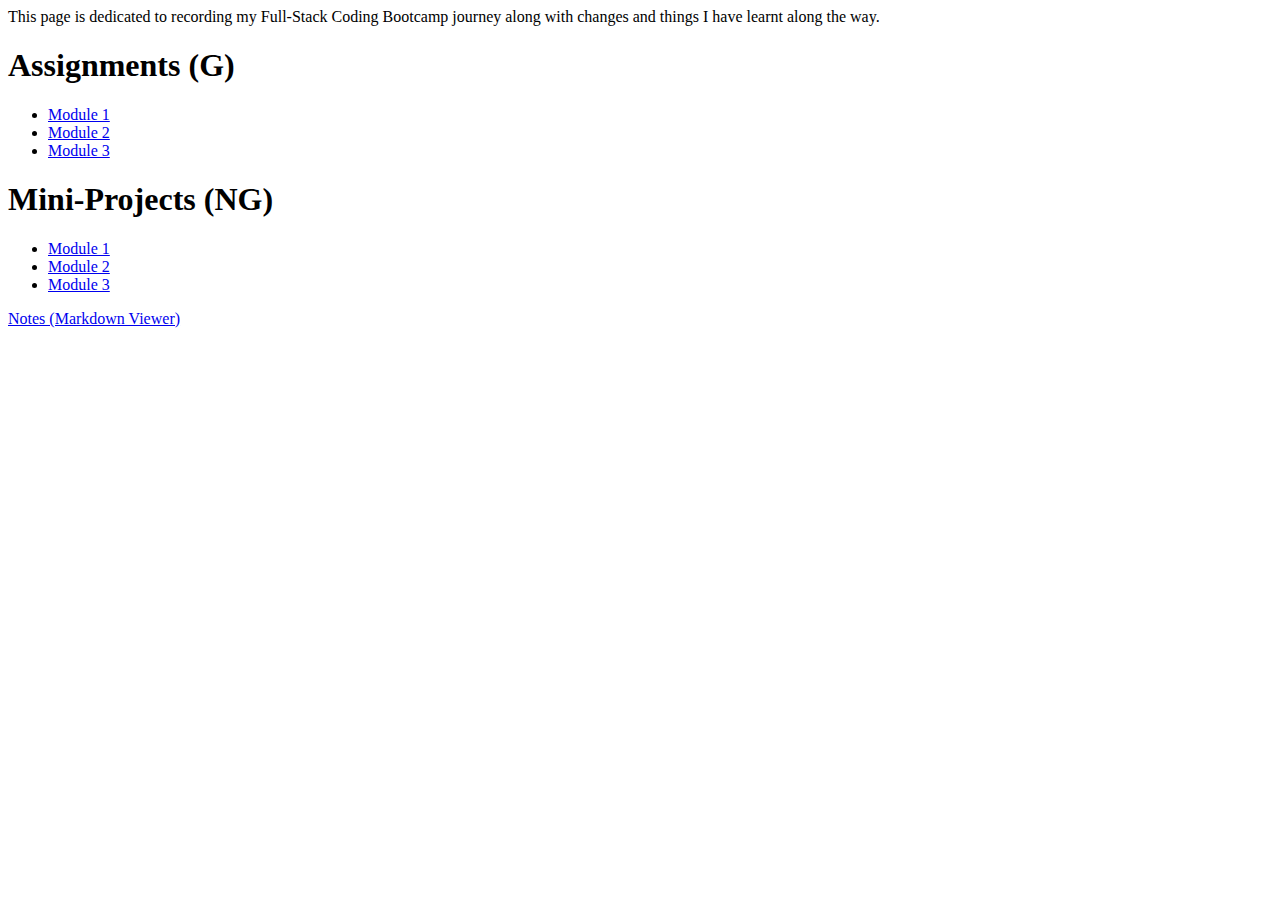
<file: index.html>
<!DOCTYPE html>
<html lang="en">
<head>
    <meta charset="UTF-8">
    <meta name="viewport" content="width=device-width, initial-scale=1.0">
    <title>Assignments, Mini-Projects & Miscellaneous</title>
</head>
<body>
    <section id="content_1">
    This page is dedicated to recording my Full-Stack Coding Bootcamp journey along with changes and things I have learnt along the way.
    </section>
    <section id="Graded Assignments">
        <h1>Assignments (G)</h1>
        <ul>
            <li><a href="./Assignments/Module_1/index.html">Module 1</></a></li>
            <li><a href="./Assignments/Module_2/index.html">Module 2</></a></li>
            <li><a href="./Assignments/Module_3/index.html">Module 3</></a></li>
        </ul>
    </section>
    <section id="Mini-Projects">
        <h1>Mini-Projects (NG)</h1>
        <ul>
            <li><a href="./Mini-Projects/Module_1/index.html">Module 1</></a></li>
            <li><a href="./Mini-Projects/Module_2/index.html">Module 2</></a></li>
            <li><a href="./Mini-Projects/Module_3/index.html">Module 3</></a></li>
            </ul>
    </section>
    <section id="Notes">
            <li><a href="notes.html">Notes (Markdown Viewer)</></a></li>
            </ul>
    </section>
</body>
</html>
</file>
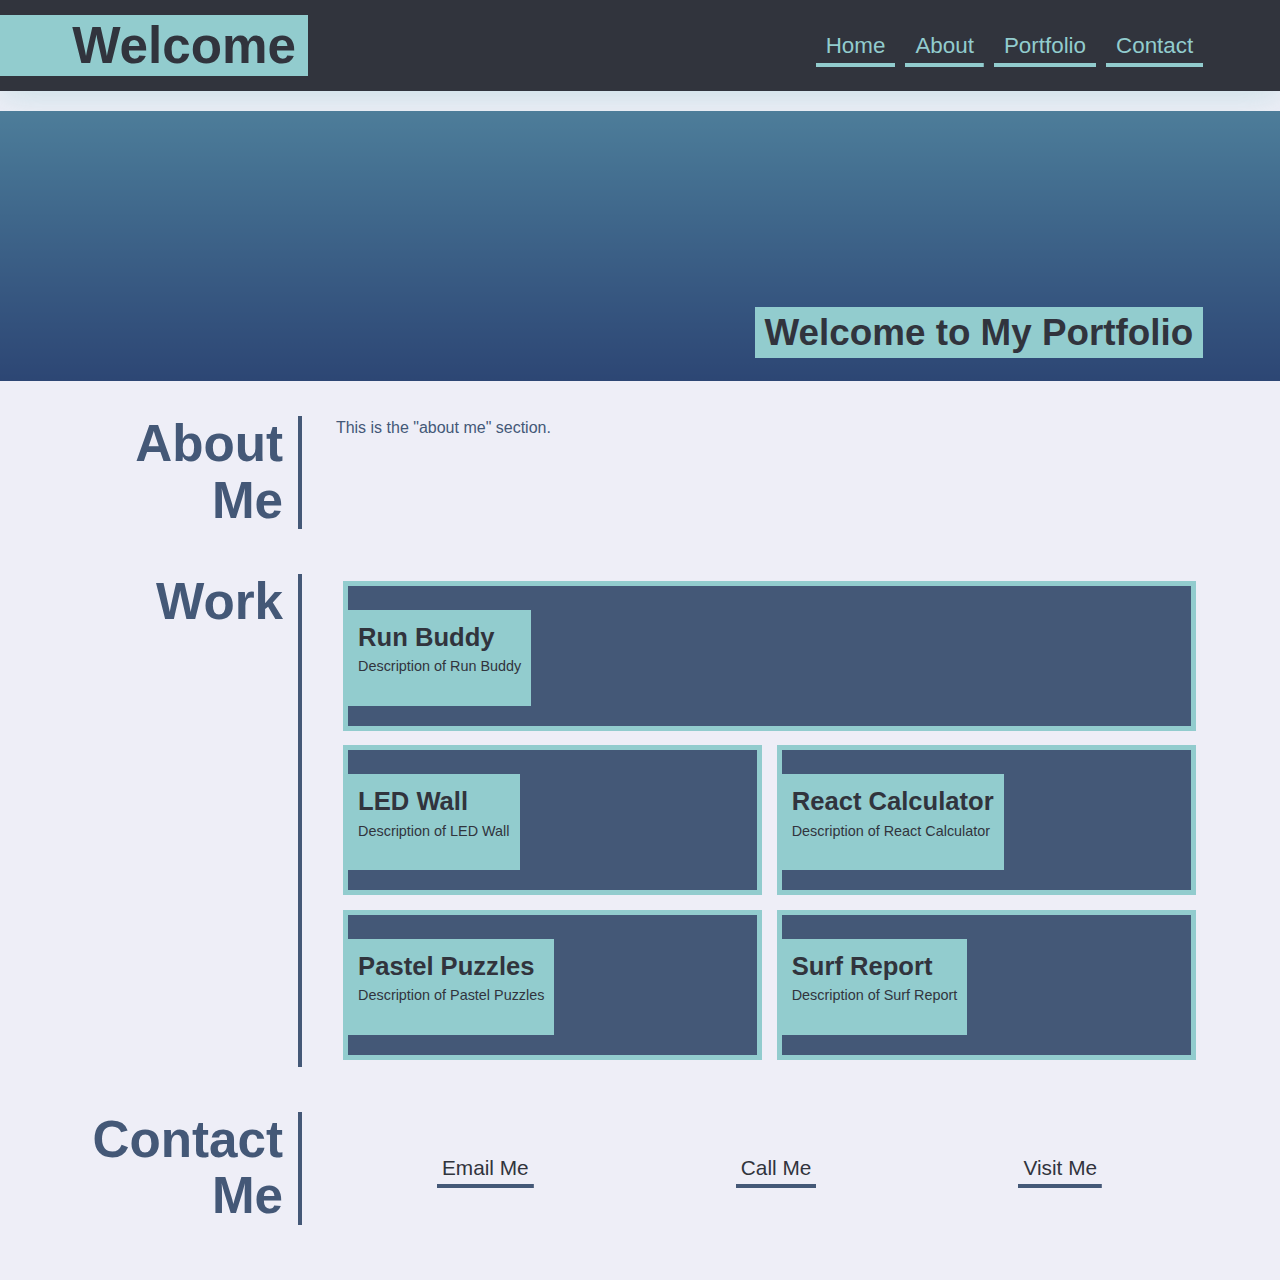
<file: Assignments/Module_2/index.html>
<!DOCTYPE html>
<html lang="en">
<head>
    <meta charset="UTF-8">
    <meta name="viewport" content="width=device-width, initial-scale=1.0">
    <title>Welcome</title>
    <link rel="stylesheet" href="./assets/css/style.css">
</head>
<body>
    <header>
        <!-- Site Title -->
        <h1>Welcome</h1>
        <!-- Navigation Menu -->
        <nav>
            <a href="#home">Home</a>
            <a href="#about">About</a>
            <a href="#portfolio">Portfolio</a>
            <a href="#contact">Contact</a>
        </nav>
    </header>

    <main>
        <!--
        Each section is divided up so it's easier to work with.
        Text within section is engulfed with a div element
        to specify the section's children.
        -->

        <!-- Hero Banner Section -->
        <section id="home" class="hero-banner">
            <div>
                <h2>Welcome to My Portfolio</h2>
            </div>
        </section>

        <div class="page-wrapper">
            <!-- About Section -->
            <section id="about" class="page-section">
                <h2>About Me</h2>
                <div>
                    <p>This is the "about me" section.</p>
                </div>
            </section>

            <!-- Portfolio Section -->
            <section id="portfolio" class="page-section">
                <h2>Work</h2>
                <div class="flex-container">
                    <!-- Each box identifying each project is separated via the flex-item -->
                    
                    <!-- Project: Run Buddy -->
                    <a href="#" class="flex-item run-buddy">
                        <div>
                            <h3>Run Buddy</h3>
                            <p>Description of Run Buddy</p>
                        </div>
                    </a>
                    
                    <!-- Project: LED Wall -->
                    <a href="#" class="flex-item led-wall">
                        <div>
                            <h3>LED Wall</h3>
                            <p>Description of LED Wall</p>
                        </div>
                    </a>

                    <!-- Project: React Calculator -->
                    <a href="#" class="flex-item react-calc">
                        <div>
                            <h3>React Calculator</h3>
                            <p>Description of React Calculator</p>
                        </div>
                    </a>

                    <!-- Project: Pastel Puzzles -->
                    <a href="#" class="flex-item pastel-puzzles">
                        <div>
                            <h3>Pastel Puzzles</h3>
                            <p>Description of Pastel Puzzles</p>
                        </div>
                    </a>

                    <!-- Project: Surf Report -->
                    <a href="#" class="flex-item surf-report">
                        <div>
                            <h3>Surf Report</h3>
                            <p>Description of Surf Report</p>
                        </div>
                    </a>
                </div>
            </section>

            <!-- Contact Section -->
            <section id="contact" class="page-section">
                <h2>Contact Me</h2>
                <div class="contact">
                    <address>
                        <!-- Email Link -->
                        <a href="mailto:someone@example.com">Email Me</a>
                        <!-- Phone Link -->
                        <a href="tel:+123456789">Call Me</a>
                        <!-- Visit Link -->
                        <a href="#">Visit Me</a>
                    </address>
                </div>
            </section>
        </div>
    </main>
</body>
</html>
</file>
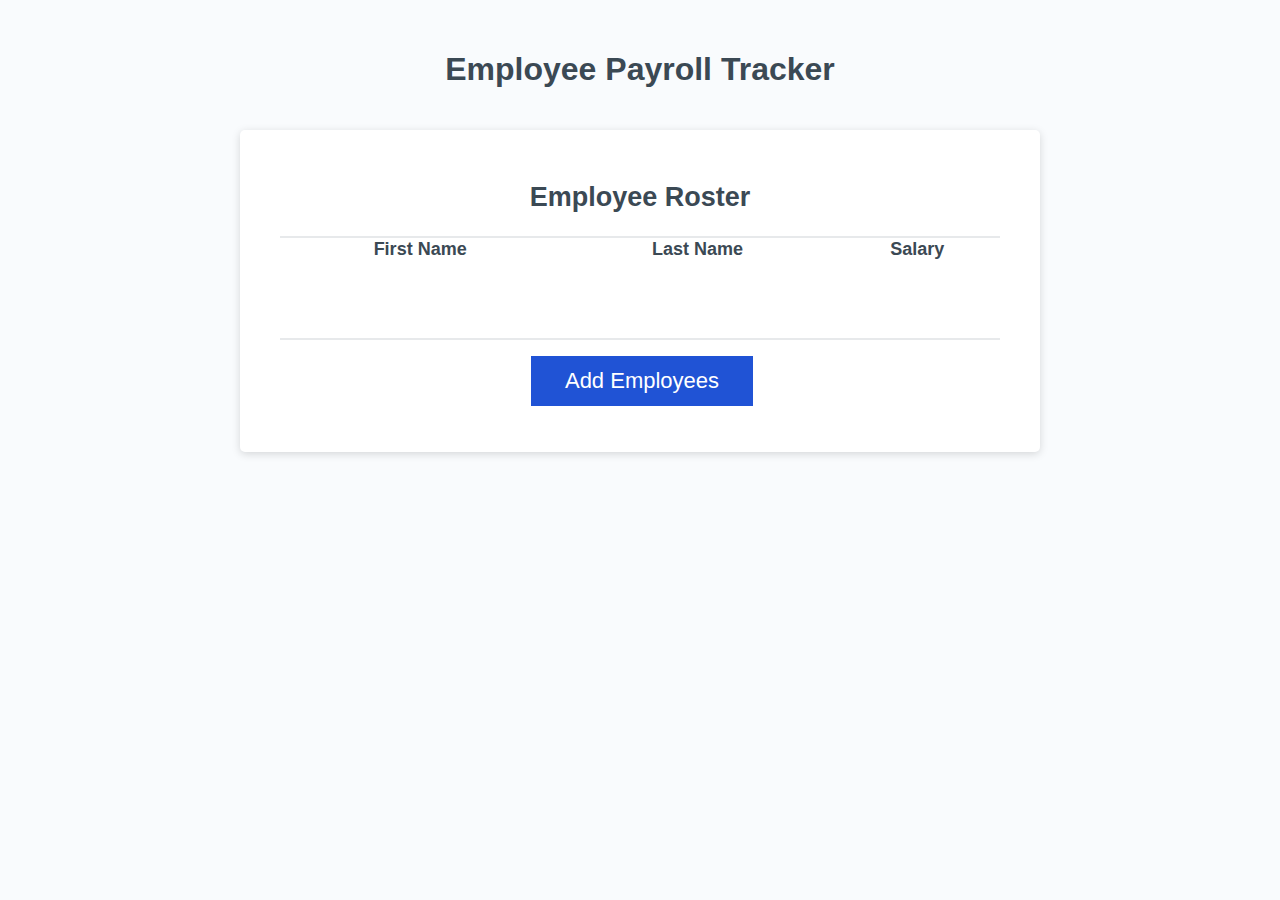
<file: Assignments/Module_3/index.html>
<!DOCTYPE html>
<html lang="en">

<head>
  <meta charset="UTF-8" />
  <meta name="viewport" content="width=device-width, initial-scale=1.0" />
  <meta http-equiv="X-UA-Compatible" content="ie=edge" />
  <title>Employee Payroll Tracker</title>
  <link rel="stylesheet" href="style.css" />
</head>

<body>
  <div class="wrapper">
    <header>
      <h1>Employee Payroll Tracker</h1>
    </header>
    <div class="card">
      <div class="card-header">
       <h2>Employee Roster</h2>
      </div>
      <div class="card-body">
       <table>
        <thead>
          <tr>
            <th>First Name</th>
            <th>Last Name</th>
            <th>Salary</th>
          </tr>
        </thead>
        <tbody id="employee-table">
        </tbody>
       </table>
      </div>
      <div class="card-footer">
        <button id="add-employees-btn" class="btn">Add Employees</button>
      </div>
    </div>
  </div>
  <script src="script.js"></script>
</body>

</html>
</file>
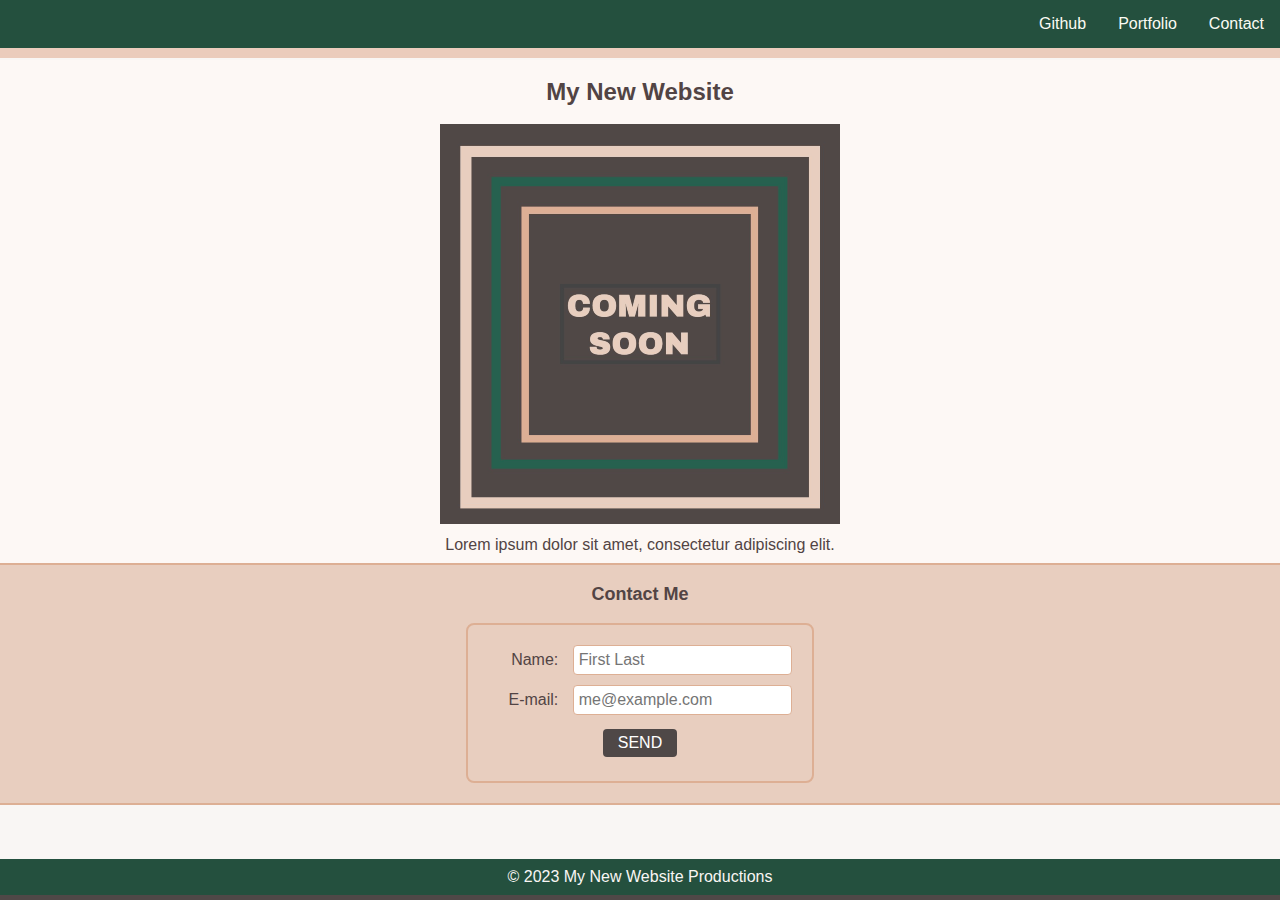
<file: Mini-Projects/Module_1/index.html>
<!DOCTYPE html>
<html lang="en">
<head>
    <meta charset="UTF-8">
    <meta name="viewport" content="width=device-width, initial-scale=1.0">
    <title>Document</title>
    <link rel="stylesheet" type="text/css" href="./assets/css/reset.css">    
    <link rel="stylesheet" type="text/css" href="./assets/css/style.css">
</head>
<body>
    <header>
        <nav>
            <ul>
                <li><a href="#">Github</a></li>
                <li><a href="#">Portfolio</a></li>
                <li><a href="#section_2">Contact</a></li>
            </ul>
        </nav>    
    </header>
    <main>
        <section id="section_1">
            <h1>My New Website</h1>
            <img src="./assets/image-1.png" alt="Coming Soon">
            <article class="content_1">Lorem ipsum dolor sit amet, consectetur adipiscing elit.</article>
        </section>
        <section id="section_2">
            <h2>Contact Me</h2>
            <form>
                <p>
                    <label for="username">Name:</label>
                    <input id="username" type="text" placeholder="First Last" />
                </p>
                <p>
                    <label for="email">E-mail:</label>
                    <input id="email" type="email" placeholder="me@example.com" />
                </p>
                <p>
                    <button type="submit" class="send">SEND</button>
                </p>
            </form>
        </section>
    </main>
    <footer id="footer">
        © 2023 My New Website Productions
    </footer>
</body>
</html>
</file>
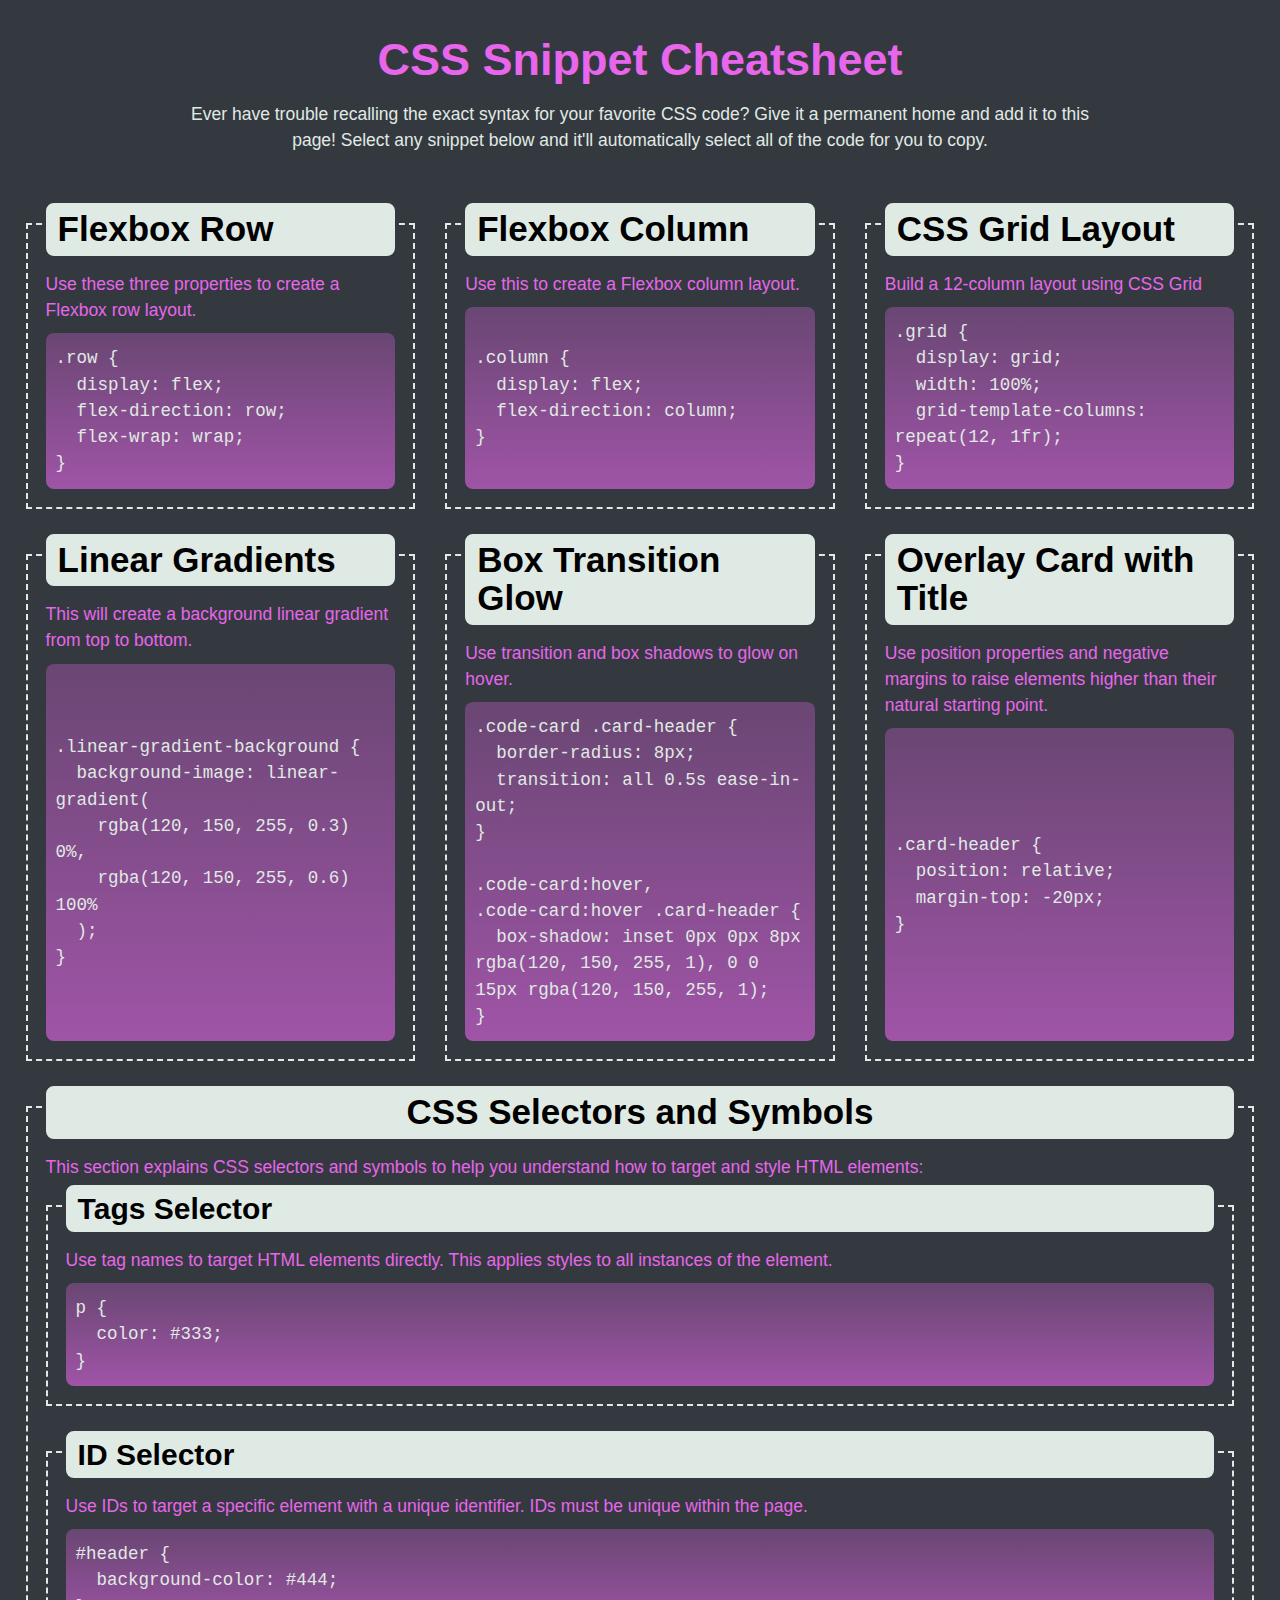
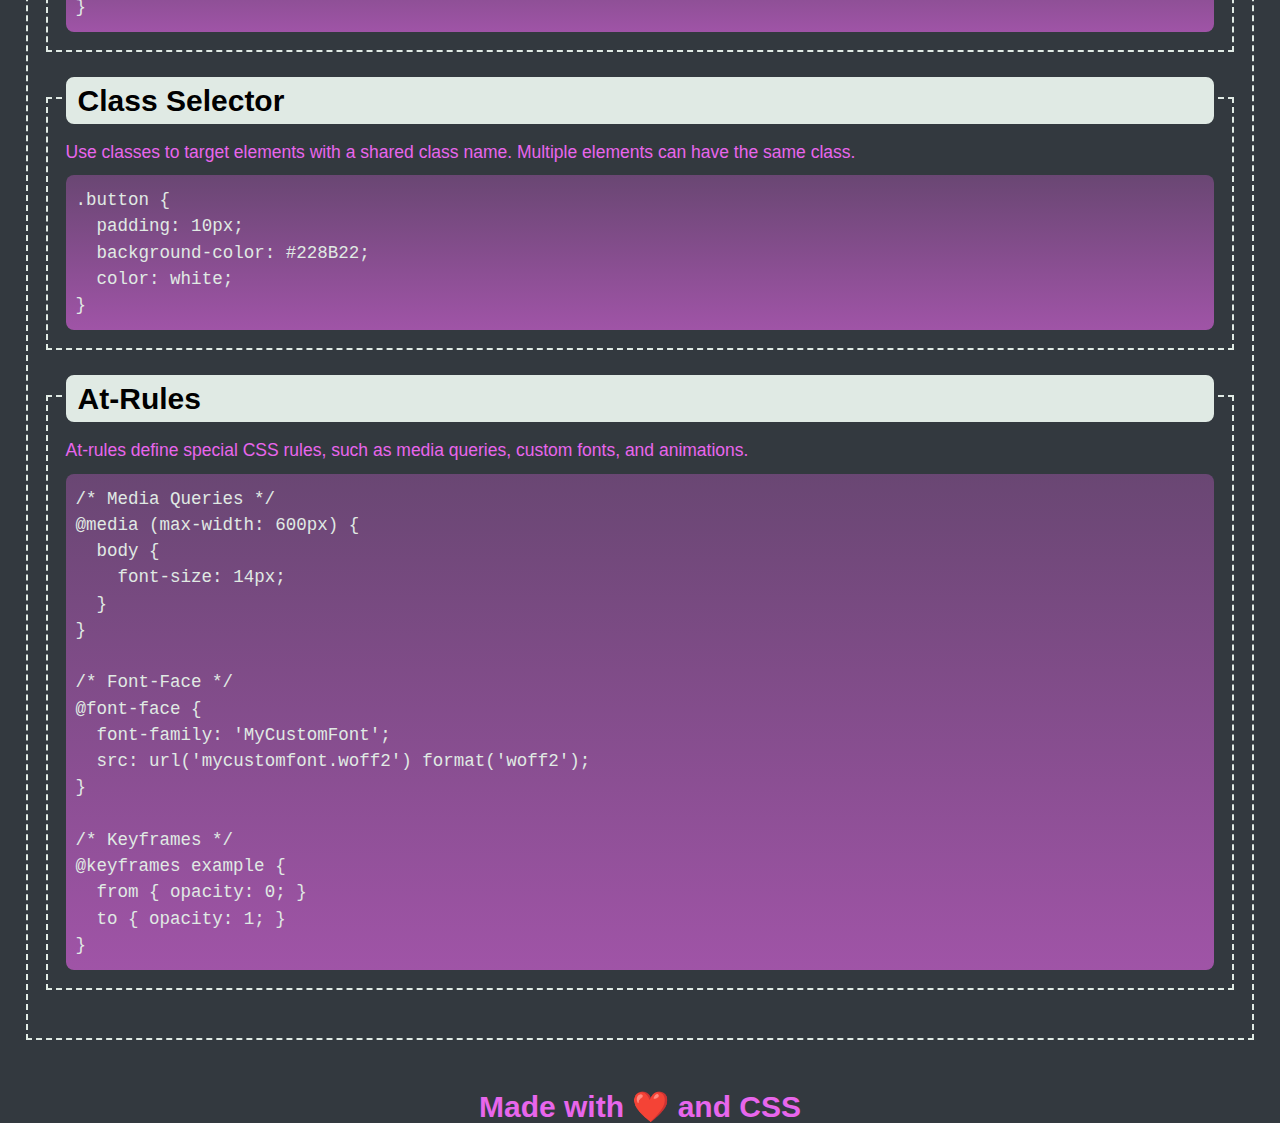
<file: Mini-Projects/Module_2/index.html>
<!DOCTYPE html>
<html lang="en">

<head>
  <meta charset="UTF-8">
  <meta name="viewport" content="width=device-width, initial-scale=1.0">
  <title>CSS Snippet Cheatsheet</title>
  <link rel="stylesheet" href="assets/css/reset.css" />
  <link rel="stylesheet" href="./assets/css/style.css" />
</head>

<body>

  <header>
    <h1 class="page-title">
      CSS Snippet Cheatsheet
    </h1>
    <p>
      Ever have trouble recalling the exact syntax for your favorite CSS code? Give it a permanent home and add it to
      this page! Select any snippet below and it'll automatically select all of the code for you to copy.
    </p>
  </header>

  <main>
    <section class="row justify-center">
      <div class="card-column">
        <figure class="card code-card">
          <h2 class="card-header">Flexbox Row</h2>
          <div class="card-body">
            <p>Use these three properties to create a Flexbox row layout.</p>
          </div>
          <pre class="code-block"><code>.row {
  display: flex;
  flex-direction: row;
  flex-wrap: wrap;
}</code></pre>
        </figure>
      </div>
      <div class="card-column">
        <figure class="card code-card">
          <h2 class="card-header">Flexbox Column</h2>
          <div class="card-body">
            <p>Use this to create a Flexbox column layout.</p>
          </div>
          <pre class="code-block"><code>.column {
  display: flex;
  flex-direction: column;
}</code></pre>
        </figure>
      </div>

      <div class="card-column">
        <figure class="card code-card">
          <h2 class="card-header">CSS Grid Layout</h2>
          <div class="card-body">
            <p>Build a 12-column layout using CSS Grid</p>
          </div>
          <pre class="code-block"><code>.grid {
  display: grid;
  width: 100%;
  grid-template-columns: repeat(12, 1fr);
}</code></pre>
        </figure>
      </div>
      <div class="card-column">
        <figure class="card code-card">
          <h2 class="card-header">Linear Gradients</h2>
          <div class="card-body">
            <p>This will create a background linear gradient from top to bottom.</p>
          </div>
          <pre class="code-block"><code>.linear-gradient-background {
  background-image: linear-gradient(
    rgba(120, 150, 255, 0.3) 0%,
    rgba(120, 150, 255, 0.6) 100%
  );
}</code></pre>
        </figure>
      </div>
      <div class="card-column">
        <figure class="card code-card">
          <h2 class="card-header">Box Transition Glow</h2>
          <div class="card-body">
            <p>Use transition and box shadows to glow on hover.</p>
          </div>
          <pre class="code-block"><code>.code-card .card-header {
  border-radius: 8px;
  transition: all 0.5s ease-in-out;
}

.code-card:hover,
.code-card:hover .card-header {
  box-shadow: inset 0px 0px 8px rgba(120, 150, 255, 1), 0 0 15px rgba(120, 150, 255, 1);
}</code></pre>
        </figure>
      </div>

      <div class="card-column">
        <figure class="card code-card">
          <h2 class="card-header">Overlay Card with Title</h2>
          <div class="card-body">
            <p>Use position properties and negative margins to raise elements higher than their natural starting point.</p>
          </div>
          <pre class="code-block"><code>.card-header {
  position: relative;
  margin-top: -20px;
}</code></pre>
        </figure>
      </div>
    </section>

    <!-- Divider Section -->
    <section class="row">
      <div class="card-column">
        <figure class="card code-card">
          <h2 class="card-header" id="css_selectors_n_symbols">CSS Selectors and Symbols</h2>
          <div class="card-body">
            <p>This section explains CSS selectors and symbols to help you understand how to target and style HTML elements:</p>
          </div>

          <!-- Tags Selector -->
          <section class="row justify-center">
            <div class="card-column">
              <figure class="card code-card">
                <h3 class="card-header">Tags Selector</h3>
                <div class="card-body">
                  <p>Use tag names to target HTML elements directly. This applies styles to all instances of the element.</p>
                </div>
                <pre class="code-block"><code>p {
  color: #333;
}</code></pre>
              </figure>
            </div>
          </section>

          <!-- ID Selector -->
          <section class="row justify-center">
            <div class="card-column">
              <figure class="card code-card">
                <h3 class="card-header">ID Selector</h3>
                <div class="card-body">
                  <p>Use IDs to target a specific element with a unique identifier. IDs must be unique within the page.</p>
                </div>
                <pre class="code-block"><code>#header {
  background-color: #444;
}</code></pre>
              </figure>
            </div>
          </section>

          <!-- Class Selector -->
          <section class="row justify-center">
            <div class="card-column">
              <figure class="card code-card">
                <h3 class="card-header">Class Selector</h3>
                <div class="card-body">
                  <p>Use classes to target elements with a shared class name. Multiple elements can have the same class.</p>
                </div>
                <pre class="code-block"><code>.button {
  padding: 10px;
  background-color: #228B22;
  color: white;
}</code></pre>
              </figure>
            </div>
          </section>

          <!-- At-Rules -->
          <section class="row justify-center">
            <div class="card-column">
              <figure class="card code-card">
                <h3 class="card-header">At-Rules</h3>
                <div class="card-body">
                  <p>At-rules define special CSS rules, such as media queries, custom fonts, and animations.</p>
                </div>
                <pre class="code-block"><code>/* Media Queries */
@media (max-width: 600px) {
  body {
    font-size: 14px;
  }
}

/* Font-Face */
@font-face {
  font-family: 'MyCustomFont';
  src: url('mycustomfont.woff2') format('woff2');
}

/* Keyframes */
@keyframes example {
  from { opacity: 0; }
  to { opacity: 1; }
}</code></pre>
              </figure>
            </div>
          </section>

        </figure>
      </div>
    </section>

  </main>

  <footer>
    <h3>Made with <span role="img" aria-label="heart">❤️</span> and CSS</h3>
  </footer>

</body>

</html>
</file>
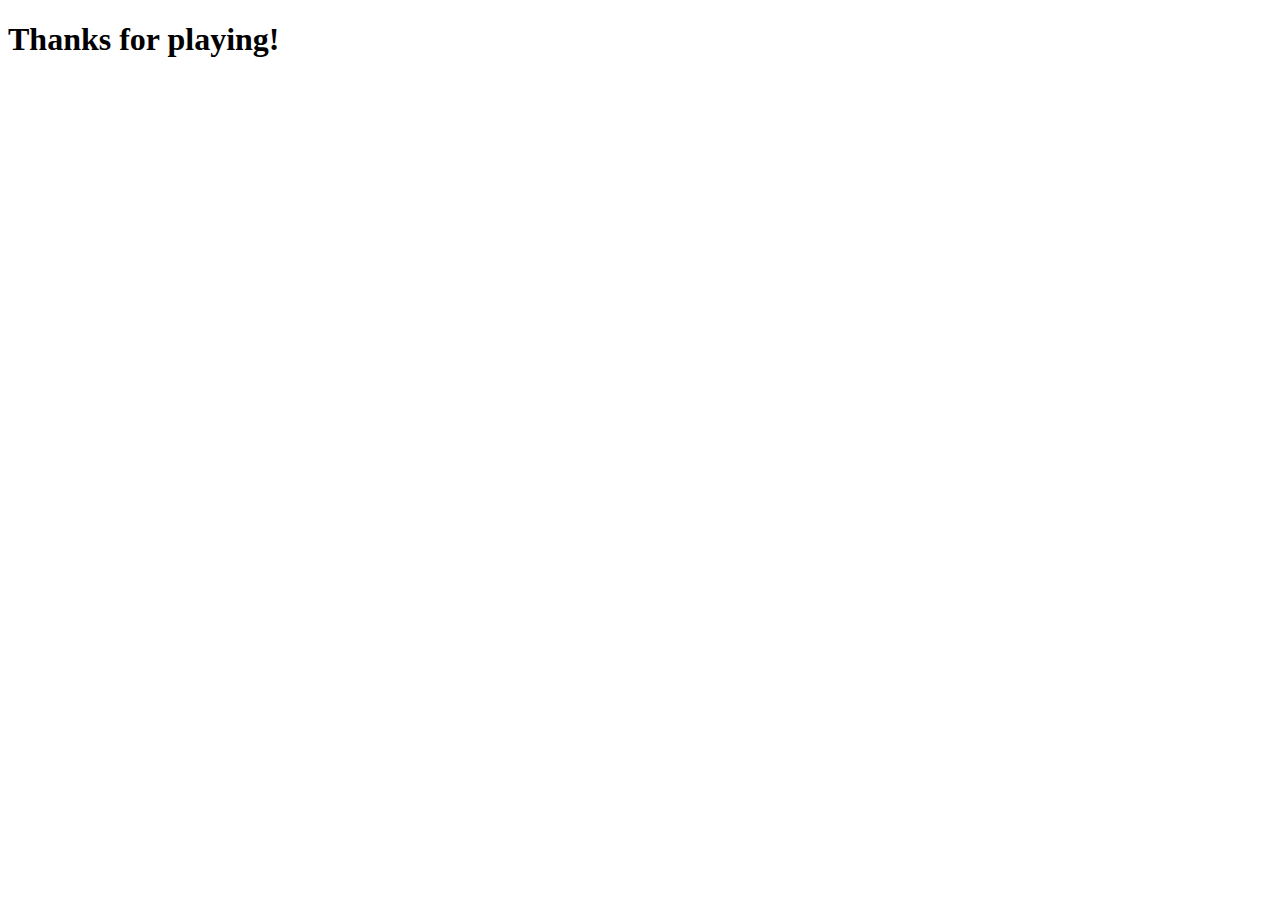
<file: Mini-Projects/Module_3/index.html>
<!DOCTYPE html>
<html lang="en">

<head>
  <meta charset="UTF-8" />
  <meta name="viewport" content="width=device-width, initial-scale=1.0" />
  <title>Rock, Paper, Scissors</title>
</head>

<body>
  <h1>Thanks for playing!</h1>
  
  <script src="./script.js"></script>
</body>
</html>
</file>
<file: Assignments/Module_2/assets/css/style.css>
* {
  box-sizing: border-box;
}

/* brand color palette */
:root {
  --primary: rgba(68, 88, 119, 1);
  --secondary: rgba(146, 204, 206, 1);
  --tertiary: rgba(49, 52, 61, 1);
  --dark: rgba(28, 29, 33, 1);
  --light: rgba(238, 238, 247, 1);
  --website_test_image: url("https://colorswall.com/images/palettes/tv-no-signal-color-bars-150-colorswall.png");
}

body {
  margin: 0;
  padding: 0;
  font-family: 'Trebuchet MS', 'Lucida Sans Unicode', 'Lucida Grande', 'Lucida Sans', Arial, sans-serif;
  color: var(--primary);
  background-color: var(--light);
  line-height: 1.5;
}

h1,
h2,
h3,
h4,
h5,
h6 {
  margin: 0;
}

p {
  margin: 0;
}

header {
  padding: 15px 6% 15px 0;
  display: flex;
  flex-direction: row;
  justify-content: space-between;
  flex-wrap: wrap;
  align-items: center;
  background-color: var(--tertiary);
  box-shadow: 0 5px 35px rgba(146, 204, 206, 0.4);
}

header h1 {
  color: var(--tertiary);
  background-color: var(--secondary);
  padding: 5px 1% 5px 6%;
  margin: 0;
  font-size: 4vw;
  line-height: 1;
}

nav {
  display: flex;
  flex-direction: row;
  flex-wrap: wrap;
}

nav a {
  text-decoration: none;
  padding: 5px 10px;
  color: var(--secondary);
  margin-right: 10px;
  background-image: linear-gradient(270deg, var(--secondary) 0%, var(--secondary) 100%);
  background-repeat: no-repeat;
  background-size: 100% 0.2em;
  background-position: bottom;
  transition: all 0.25s ease-in;
  font-size: 1.4rem;
}

nav a:hover {
  background-size: 100% 100%;
  color: var(--primary);
}

nav a:last-child {
  margin-right: 0;
}

main {
  margin-top: 20px;
  margin-bottom: 45px;
}

.hero-banner {
  background: rgb(68, 88, 120);
  background-image: var(--website_test_image), linear-gradient(180deg, var(--secondary) 0%, var(--primary) 100%);
  background-size: cover;
  background-position: center;
  background-blend-mode: soft-light;
  min-height: 30vh;
  color: var(--light);
  padding: 2% 6%;
  display: flex;
  justify-content: flex-end;
  align-items: flex-end;
  text-align: right;
}

.hero-banner div {
  flex: 0 0 90%;
}

.hero-banner h2 {
  background-color: var(--secondary);
  color: var(--tertiary);
  margin: 0;
  padding: 5px 10px;
  font-size: 2.3rem;
  line-height: 1.2;
  display: inline;
}

.page-wrapper {
  max-width: 88%;
  margin-left: auto;
  margin-right: auto;
}

.page-section {
  margin: 25px 0;
  padding: 10px 0;
  display: flex;
  flex-direction: row;
  flex-wrap: wrap;
  align-items: stretch;
  justify-content: space-between;
}

.page-section > h2 {
  flex: 0 0 20%;
  text-align: right;
  padding-right: 15px;
  border-right: 4px solid var(--primary);
  font-size: 4vw;
  line-height: 1.1;
}

.page-section > div {
  flex: 0 0 77%;
}

.page-section p {
  margin-bottom: 20px;
}

.flex-container {
  display: flex;
  flex-wrap: wrap;
  justify-content: center;
}

.flex-item {
  border: 5px solid var(--secondary);
  background-color: var(--primary);
  color: var(--tertiary);
  min-height: 150px;
  max-height: 150px;
  flex-basis: calc(50% - 1em);
  display: flex;
  align-items: flex-end;
  padding: 0 0 20px 0;
  margin: 0.5em;
  text-decoration: none;
  background-blend-mode: soft-light;
  background-size: 150%;
  transition: all 0.5s;
  font-size: 0.9rem;
}

/* _____________________________ */

/* feature first portfolio item */
.flex-item:first-child {
    flex-basis: 100%;
}

.flex-item:hover {
  background-color: rgba(0, 0, 0, 0.3);
}

.flex-item div {
  background-color: var(--secondary);
  padding: 8px 10px;
}

.flex-item h3 {
  font-size: 1.6rem;
}

.contact address {
  display: flex;
  flex-wrap: wrap;
  justify-content: space-around;
  align-items: center;
  height: 100%;
}

.contact address a {
  color: var(--tertiary);
  padding: 5px;
  text-decoration: none;
  font-size: 1.3rem;
  font-style: normal;
  background-image: linear-gradient(270deg, var(--primary) 0%, var(--primary) 100%);
  background-repeat: no-repeat;
  background-size: 100% 0.2em;
  background-position: bottom;
  transition: all 0.25s ease-in;
  margin: 0 0.2rem 0.1rem;
  display: inline-block;
}

.contact address a:hover {
  background-size: 100% 88%;
  color: var(--secondary);
}

/* portfolio project images */
.flex-item.run-buddy {
    background-image: var(--website_test_image);
    background-size: cover;
    background-position: center;
  }
  
  .flex-item.led-wall {
    background-image: var(--website_test_image);
    background-size: cover;
    background-position: center;
  }
  
  .flex-item.react-calc {
    background-image: var(--website_test_image);
    background-size: cover;
    background-position: center;
  }

  .flex-item.pastel-puzzles {
    background-image: var(--website_test_image);
    background-size: cover;
    background-position: center;
  }

  .flex-item.surf-report {
    background-image: var(--website_test_image);
    background-size: cover;
    background-position: center;
  }

/* media queries */

/* media query for a max-width of 980px */
@media (max-width: 980px) {
    header h1 {
      font-size: 6vw;
    }
  
    nav a {
      font-size: 1.2rem;
      padding: 5px 8px;
    }
  
    .hero-banner h2 {
      font-size: 2rem;
    }
  
    .page-section > h2 {
      font-size: 5vw;
    }
  
    .flex-item {
      flex-basis: calc(100% - 1em);
    }
  }

/* media query for a max-width of 768px */
@media (max-width: 768px) {
    header {
      flex-direction: column;
      align-items: flex-start;
    }
  
    nav {
      flex-direction: column;
      align-items: flex-start;
    }
  
    nav a {
      margin-bottom: 10px;
    }
  
    .hero-banner h2 {
      font-size: 1.5rem;
    }
  
    .page-section {
      flex-direction: column;
      align-items: flex-start;
    }
  
    .page-section > h2 {
      text-align: left;
      padding-right: 0;
      border-right: none;
      border-bottom: 4px solid var(--primary);
      padding-bottom: 15px;
      margin-bottom: 20px;
    }
  }
</file>
<file: Assignments/Module_3/style.css>
*,
*::before,
*::after {
  box-sizing: border-box;
}

html,
body,
.wrapper {
  height: 100%;
  margin: 0;
  padding: 0;
}

body {
  font-family: sans-serif;
  background-color: #f9fbfd;
}

.wrapper {
  padding-top: 30px;
  padding-left: 20px;
  padding-right: 20px;
}

header {
  text-align: center;
  padding: 20px;
  padding-top: 0px;
  color: hsl(206, 17%, 28%);
}

h2 {
  text-align: center;
}

.card {
  background-color: hsl(0, 0%, 100%);
  border-radius: 5px;
  border-width: 1px;
  box-shadow: rgba(0, 0, 0, 0.15) 0px 2px 8px 0px;
  color: hsl(206, 17%, 28%);
  font-size: 18px;
  margin: 0 auto;
  max-width: 800px;
  padding: 30px 40px;
}

.card-header::after {
  content: " ";
  display: block;
  width: 100%;
  background: #e7e9eb;
  height: 2px;
}

.card-body {
  min-height: 100px;
}

table {
  width:100%;
  border-spacing: 0;
  border-collapse: collapse;
}

td{
  text-align: center;
  border:4px solid black;
}

tbody tr:nth-child(even) {
  background-color: hsl(223, 64%, 90%);
}

.card-footer {
  text-align: center;
}

.card-footer::before {
  content: " ";
  display: block;
  width: 100%;
  background: #e7e9eb;
  height: 2px;
}

.card-footer::after {
  content: " ";
  display: block;
  clear: both;
}

.btn {
  border: none;
  background-color: hsl(223, 74%, 48%);
  box-shadow: rgba(0, 0, 0, 0.1) 0px 1px 6px 0px rgba(0, 0, 0, 0.2) 0px 1px 1px
    0px;
  color: hsl(0, 0%, 100%);
  display: inline-block;
  font-size: 22px;
  line-height: 22px;
  margin: 16px 16px 16px 20px;
  padding: 14px 34px;
  text-align: center;
  cursor: pointer;
}

button[disabled] {
  cursor: default;
  background: #c0c7cf;
}

.float-right {
  float: right;
}


@media (max-width: 690px) {
  .btn {
    font-size: 1rem;
    margin: 16px 0px 0px 0px;
    padding: 10px 15px;
  }
}

@media (max-width: 500px) {
  .btn {
    font-size: 0.8rem;
  }
}
</file>
<file: Mini-Projects/Module_1/assets/css/style.css>
/* Main content adjustments */
main {
  padding-top: 60px; /* Adjust according to the height of your header */
  padding-bottom: 60px; /* Adjust according to the height of your footer */
}

/* General body styling */
body {
  font-family: 'Trebuchet MS', 'Lucida Sans Unicode', 'Lucida Grande', 'Lucida Sans', Arial, sans-serif;
  margin: 0;
  /* Removes default margin */
  padding: 0;
  /* Removes default padding */
  background-color: #f9f6f4;
  color: #524444;
  text-align: center;
}

/* Header styling */
header {
  width: 100%;
  border-bottom: 10px solid #ebccbc;
  background-color: #24503e;
  color: #fbfbf3;
  font-size: 1em;
  display: flex;
  /* Aligns navigation items horizontally */
  justify-content: flex-end;
  /* Aligns navigation items to the right */
  align-items: center;
  /* Centers navigation items vertically within the header */
  position: fixed;
  /* Keeps the header fixed at the top */
  top: 0;
  /* Aligns the header to the top of the page */
}

/* Navigation menu styling */
nav ul {
  display: flex;
  margin: 0;
  padding: 0;
  list-style: none;
}

nav li a {
  display: block;
  color: #fbfbf3;
  text-align: center;
  padding: 16px;
  /* Adds padding around each link for better clickability */
  text-decoration: none;
}

/* Main heading (h1) styling */
h1 {
  font-size: x-large;
  padding: 20px 0;
}

/* Subheading (h2) styling */
h2 {
  font-size: large;
  padding: 20px 0;
}

/* Section 1 styling */
#section_1 {
  background-color: #fdf8f5;
}

/* Image styling */
#section_1 img {
  max-width: 100%;
  height: auto;
}

/* Section 2 styling */
#section_2 {
  background-color: #e8cebf;
  border-top: 2px solid #ddaf94;
  border-bottom: 2px solid #ddaf94;
  padding: 0 0 20px 0;
}

/* Form styling in Section 2 */
#section_2 form {
  display: inline-block;
  /* Ensures the button doesn't take the full width */
  border: 2px solid #ddaf94;
  padding: 20px;
  border-radius: 8px;
  /* Rounds the corners of the button */
}

/* Label styling in the form */
#section_2 label {
  display: inline-block;
  width: 70px;
  text-align: right;
  margin-right: 10px;
}

/* Article content styling */
article.content_1 {
  padding: 10px 0;
}

/* Input styling in the form */
#section_2 input {
  border: 1px solid #ddaf94;
  border-radius: 4px;
  padding: 5px;
  margin-bottom: 10px;
}

/* Send button styling */
.send {
  background-color: #4f4847;
  border: none;
  color: white;
  padding: 5px 15px;
  text-align: center;
  display: inline-block;
  margin: 4px 2px;
  cursor: pointer;
  /* Changes cursor to pointer on hover */
  border-radius: 4px;
}

/* Footer styling */
footer {
  background-color: #24503e;
  color: #f9f6f4;
  padding: 10px 0;
  border-bottom: 5px solid #4f4847;
  position: fixed;
  /* Makes the footer fixed */
  bottom: 0;
  /* Aligns the footer to the bottom of the page */
  width: 100%;
  /* Ensures the footer spans the entire width */
  z-index: 1000;
  /* Ensures the footer stays above other elements */
}
</file>
<file: Mini-Projects/Module_2/assets/css/style.css>
:root {
  --outer-space: #33393f;
  --bright-turquoise: #2aefcb;
  --gin: #e0eae4;
  --heliotrope: #e866ec;
}

::selection {
  background-color: var(--bright-turquoise);
  color: var(--outer-space);
}

html {
  font-size: 62.5%;
}

body {
  font-family: -apple-system, BlinkMacSystemFont, 'Segoe UI', Roboto, Helvetica, Arial, sans-serif;
  font-size: 1.75rem;
  line-height: 1.5;
  color: var(--gin);
  background-color: var(--outer-space);
}

h1, h2, h3, h4, h5, h6 {
  margin-bottom: 0.625rem;
  color: var(--heliotrope);
  font-weight: 700;
  line-height: 1.1;
}

h1 { font-size: 4rem; }
h2 { font-size: 3.5rem; }
h3 { font-size: 3rem; }
h4 { font-size: 2.5rem; }
h5 { font-size: 2rem; }
h6 { font-size: 1.5rem; }

p { margin-bottom: 1rem; }

code {
  font-family: Consolas, 'Andale Mono', 'Lucida Console', monospace;
}

header {
  width: 96%;
  margin: 0 auto;
  padding: 2.5rem;
  text-align: center;
}

header h1.page-title { padding: 1rem 1.2rem; font-size: 4.5rem; }

main { width: 96%; margin: 2rem auto; }

footer { margin: 1.5rem; text-align: center; }

.row {
  display: flex;
  flex-wrap: wrap;
  margin-left: -1.5rem;
  margin-right: -1.5rem;
}

.justify-center { justify-content: center; }

.card-column {
  flex: 1 0 100%;
  padding: 1.5rem;
  margin-bottom: 1.5rem;
  transition: flex-basis 500ms linear;
}

.code-card {
  display: flex;
  flex-direction: column;
  justify-content: flex-start;
  min-height: 100%;
  padding: 2rem;
  color: var(--heliotrope);
  outline: 2px dashed var(--gin);
  outline-offset: -2px;
  transition: all 0.5s ease-in-out;
}

.code-card .card-header {
  position: relative;
  margin: -4rem 0 1.5rem 0;
  padding: 0.5rem 1rem;
  background-color: #e0eae4;
  color: black;
  border: 2px solid var(--gin);
  border-radius: 8px;
  transition: all 0.5s ease-in-out;
}

.code-card:hover,
.code-card:hover .card-header {
  box-shadow: inset 0px 0px 8px var(--heliotrope), 0 0 15px var(--heliotrope);
}

.code-card .code-block { flex-grow: 1; }

.code-card pre {
  white-space: pre-wrap;
  overflow: auto;
  tab-size: 4;
  padding: 1.2rem 1rem;
  color: var(--gin);
  border-radius: 8px;
  background-image: linear-gradient(rgba(232, 102, 236, 0.3) 0%, rgba(232, 102, 236, 0.6) 100%);
  display: flex;
  align-items: center;
}

#css_selectors_n_symbols {
  display: flex;
  justify-content: center;
}

.code-card pre:active { user-select: all; }

@media screen and (min-width: 768px) {
  .card-column { flex: 0 0 50%; max-width: 100%; }
  .card-column:last-child { flex-grow: 1; }
}

@media screen and (min-width: 992px) {
  header { width: 75%; }
  .card-column { flex: 0 0 33.333%; max-width: 100%; }
}
</file>
